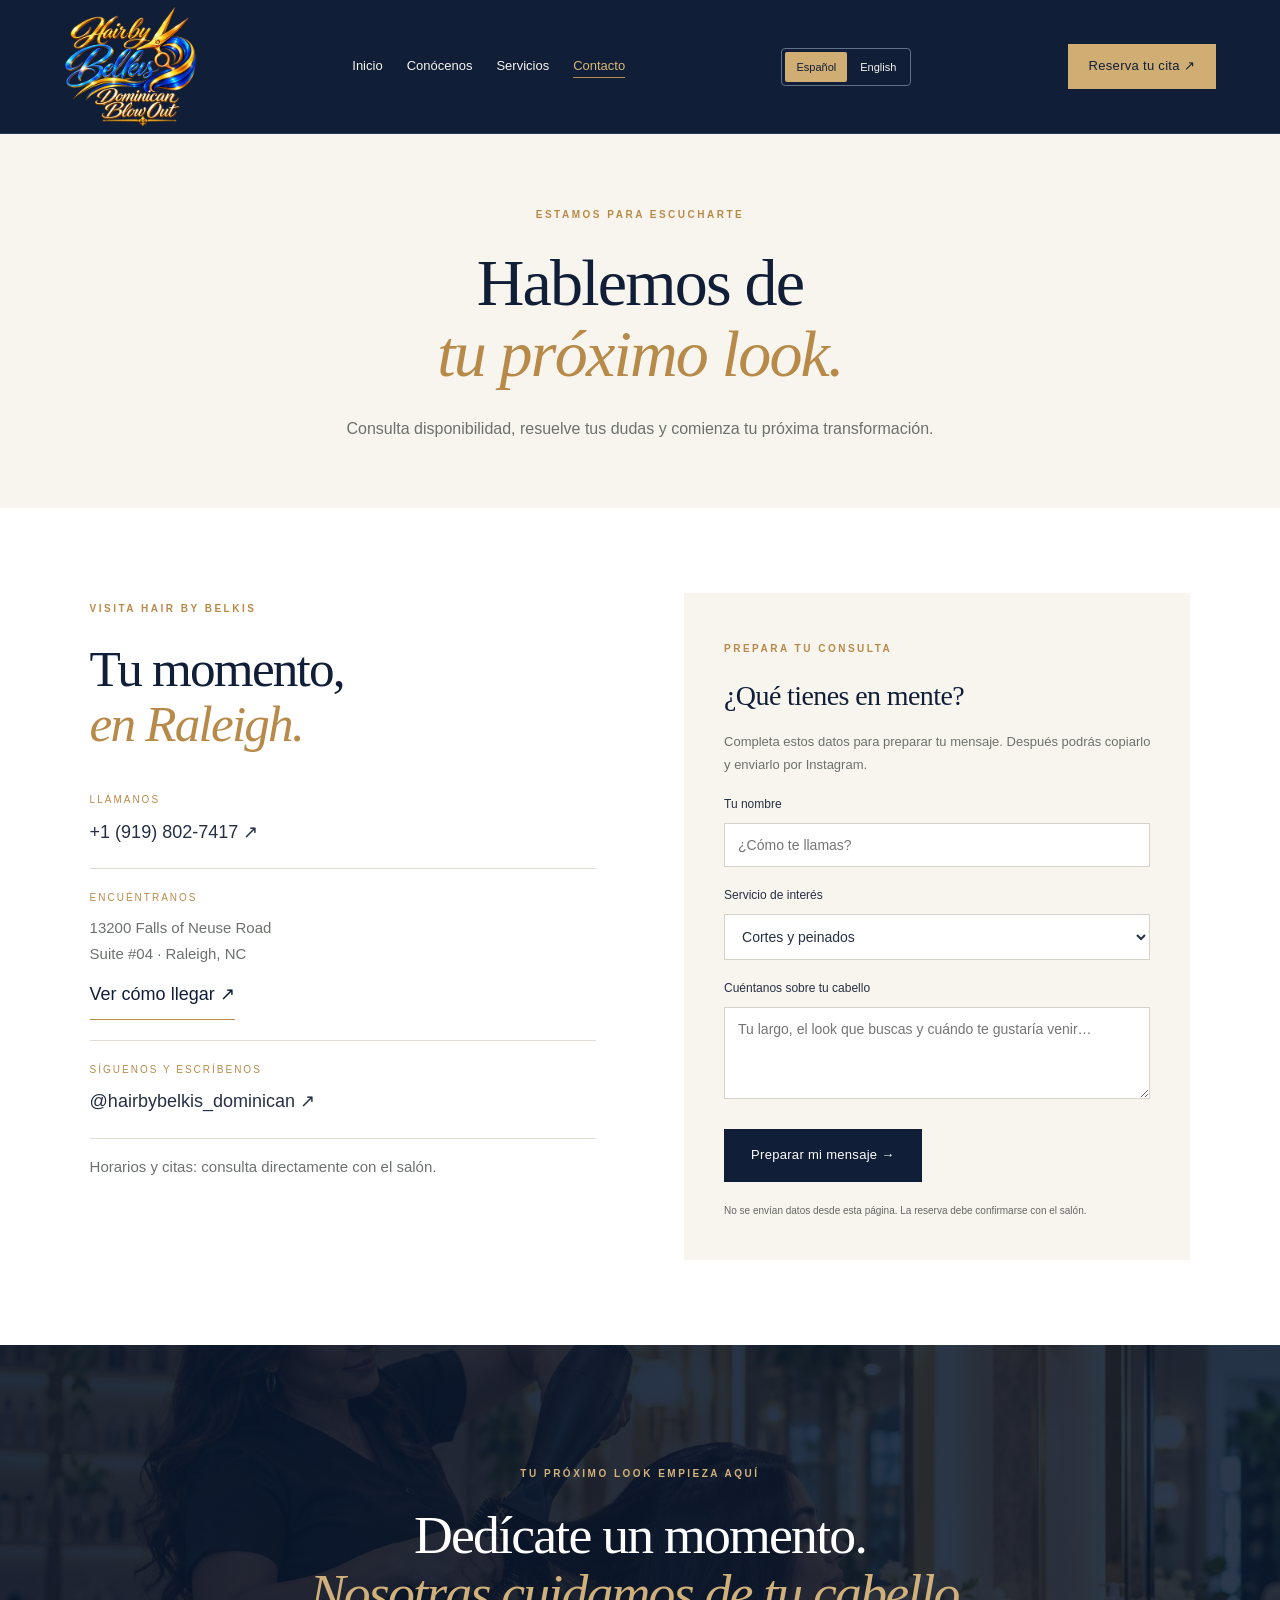
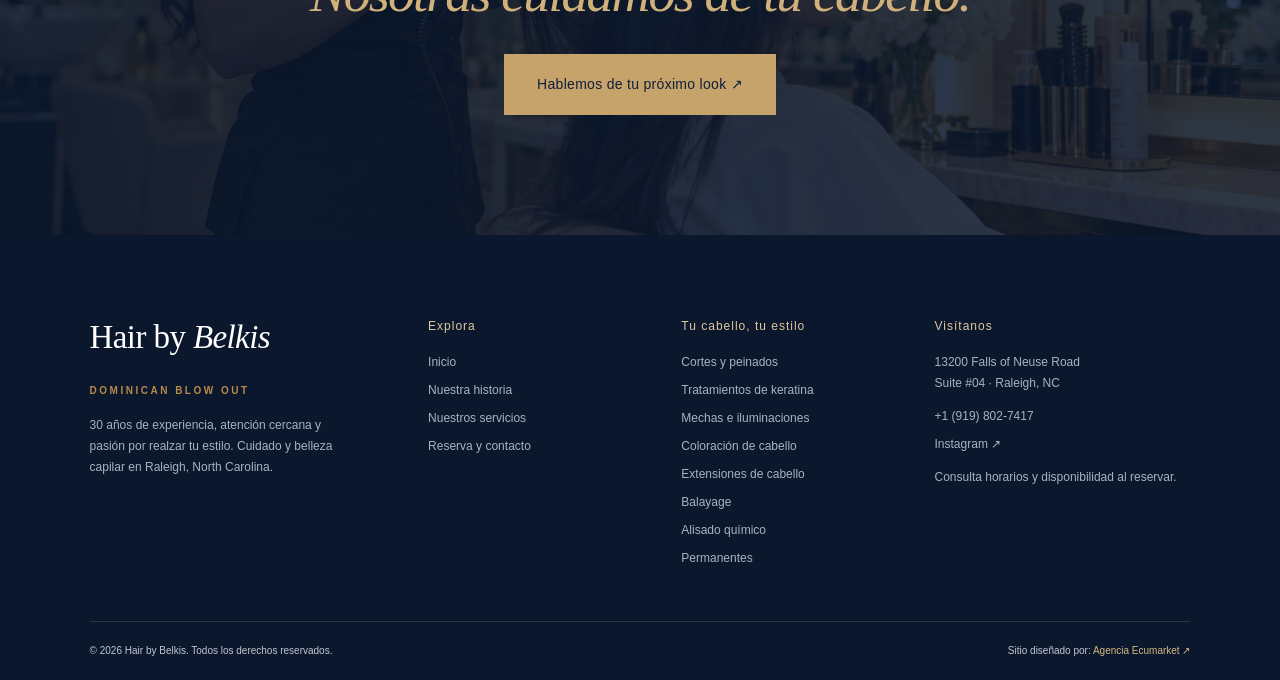
<file: contacto.html>
<!DOCTYPE html><html lang="es"><head><meta charset="UTF-8"><meta name="viewport" content="width=device-width,initial-scale=1"><title>Contacto y citas | Hair by Belkis</title><meta name="description" content="Hair by Belkis en Raleigh: Dominican Blow Out, cortes, color, balayage y cuidado capilar con 30 años de experiencia. Consulta tu cita."><link rel="icon" href="assets/202056.jpg"><link rel="stylesheet" href="styles.css"></head><body><header><a class="brand" href="index.html"><img src="assets/hair-by-belkis-logo-transparent.png" alt="Hair by Belkis"><span>Hair by <i>Belkis</i><small>DOMINICAN BLOW OUT</small></span></a><button class="menu" aria-label="Abrir menú" aria-expanded="false">☰</button><nav><a href="index.html">Inicio</a><a href="nosotros.html">Conócenos</a><a href="servicios.html">Servicios</a><a href="contacto.html">Contacto</a></nav><div class="languages" role="group" aria-label="Language / Idioma"><button type="button" data-lang="es" lang="es" aria-pressed="true">Español</button><button type="button" data-lang="en" lang="en" aria-pressed="false">English</button></div><a class="button small" href="contacto.html">Reserva tu cita ↗</a></header><main><section class="pageintro"><span class="eyebrow">ESTAMOS PARA ESCUCHARTE</span><h1>Hablemos de<br><i>tu próximo look.</i></h1><p>Consulta disponibilidad, resuelve tus dudas y comienza tu próxima transformación.</p></section><section class="split contact"><div><span class="eyebrow">VISITA HAIR BY BELKIS</span><h2>Tu momento,<br><i>en Raleigh.</i></h2><div class="contactrow"><small>LLÁMANOS</small><a href="tel:+19198027417">+1 (919) 802-7417 ↗</a></div><div class="contactrow"><small>ENCUÉNTRANOS</small><p>13200 Falls of Neuse Road<br>Suite #04 · Raleigh, NC</p><a class="textlink" href="https://www.google.com/maps/search/?api=1&query=13200+Falls+of+Neuse+Road+Suite+04+Raleigh+NC" target="_blank" rel="noopener">Ver cómo llegar ↗</a></div><div class="contactrow"><small>SÍGUENOS Y ESCRÍBENOS</small><a href="https://www.instagram.com/hairbybelkis_dominican/" target="_blank" rel="noopener">@hairbybelkis_dominican ↗</a></div><p>Horarios y citas: consulta directamente con el salón.</p></div><div class="reservation"><span class="eyebrow">PREPARA TU CONSULTA</span><h3>¿Qué tienes en mente?</h3><p>Completa estos datos para preparar tu mensaje. Después podrás copiarlo y enviarlo por Instagram.</p><form><label>Tu nombre<input name="nombre" placeholder="¿Cómo te llamas?" required></label><label>Servicio de interés<select name="servicio"><option value="corte">Cortes y peinados</option><option value="keratina">Tratamientos de keratina</option><option value="highlights">Mechas e iluminaciones</option><option value="color">Coloración de cabello</option><option value="extensiones">Extensiones de cabello</option><option value="balayage">Balayage</option><option value="relaxers">Alisado químico</option><option value="perms">Permanentes</option><option value="asesoria">Quiero asesoría</option></select></label><label>Cuéntanos sobre tu cabello<textarea name="detalle" rows="4" placeholder="Tu largo, el look que buscas y cuándo te gustaría venir…" required></textarea></label><button class="button" type="submit">Preparar mi mensaje →</button></form><div id="prepared" hidden><label>Tu mensaje<textarea id="message" rows="5" readonly></textarea></label><button class="textlink" id="copy">Copiar mensaje</button><a class="button" href="https://www.instagram.com/hairbybelkis_dominican/" target="_blank" rel="noopener">Abrir Instagram ↗</a><p id="copystatus" role="status"></p></div><small>No se envían datos desde esta página. La reserva debe confirmarse con el salón.</small></div></section></main><section class="cta"><span class="eyebrow">TU PRÓXIMO LOOK EMPIEZA AQUÍ</span><h2>Dedícate un momento.<br><i>Nosotras cuidamos de tu cabello.</i></h2><a class="button gold" href="contacto.html">Hablemos de tu próximo look ↗</a></section><footer><div class="footergrid"><div><h3>Hair by <i>Belkis</i></h3><span class="eyebrow">DOMINICAN BLOW OUT</span><p>30 años de experiencia, atención cercana y pasión por realzar tu estilo. Cuidado y belleza capilar en Raleigh, North Carolina.</p></div><div><h4>Explora</h4><a href="index.html">Inicio</a><a href="nosotros.html">Nuestra historia</a><a href="servicios.html">Nuestros servicios</a><a href="contacto.html">Reserva y contacto</a></div><div><h4>Tu cabello, tu estilo</h4><a href="servicios.html#corte">Cortes y peinados</a><a href="servicios.html#keratina">Tratamientos de keratina</a><a href="servicios.html#highlights">Mechas e iluminaciones</a><a href="servicios.html#color">Coloración de cabello</a><a href="servicios.html#extensiones">Extensiones de cabello</a><a href="servicios.html#balayage">Balayage</a><a href="servicios.html#relaxers">Alisado químico</a><a href="servicios.html#perms">Permanentes</a></div><div><h4>Visítanos</h4><p>13200 Falls of Neuse Road<br>Suite #04 · Raleigh, NC</p><a href="tel:+19198027417">+1 (919) 802-7417</a><a href="https://www.instagram.com/hairbybelkis_dominican/" target="_blank" rel="noopener">Instagram ↗</a><p>Consulta horarios y disponibilidad al reservar.</p></div></div><div class="bottom"><span>© 2026 Hair by Belkis. Todos los derechos reservados.</span><span>Sitio diseñado por: <a href="https://agenciaecumarket.com" target="_blank" rel="noopener">Agencia Ecumarket ↗</a></span></div></footer><script src="translations.js"></script><script src="app.js"></script></body></html>
</file>
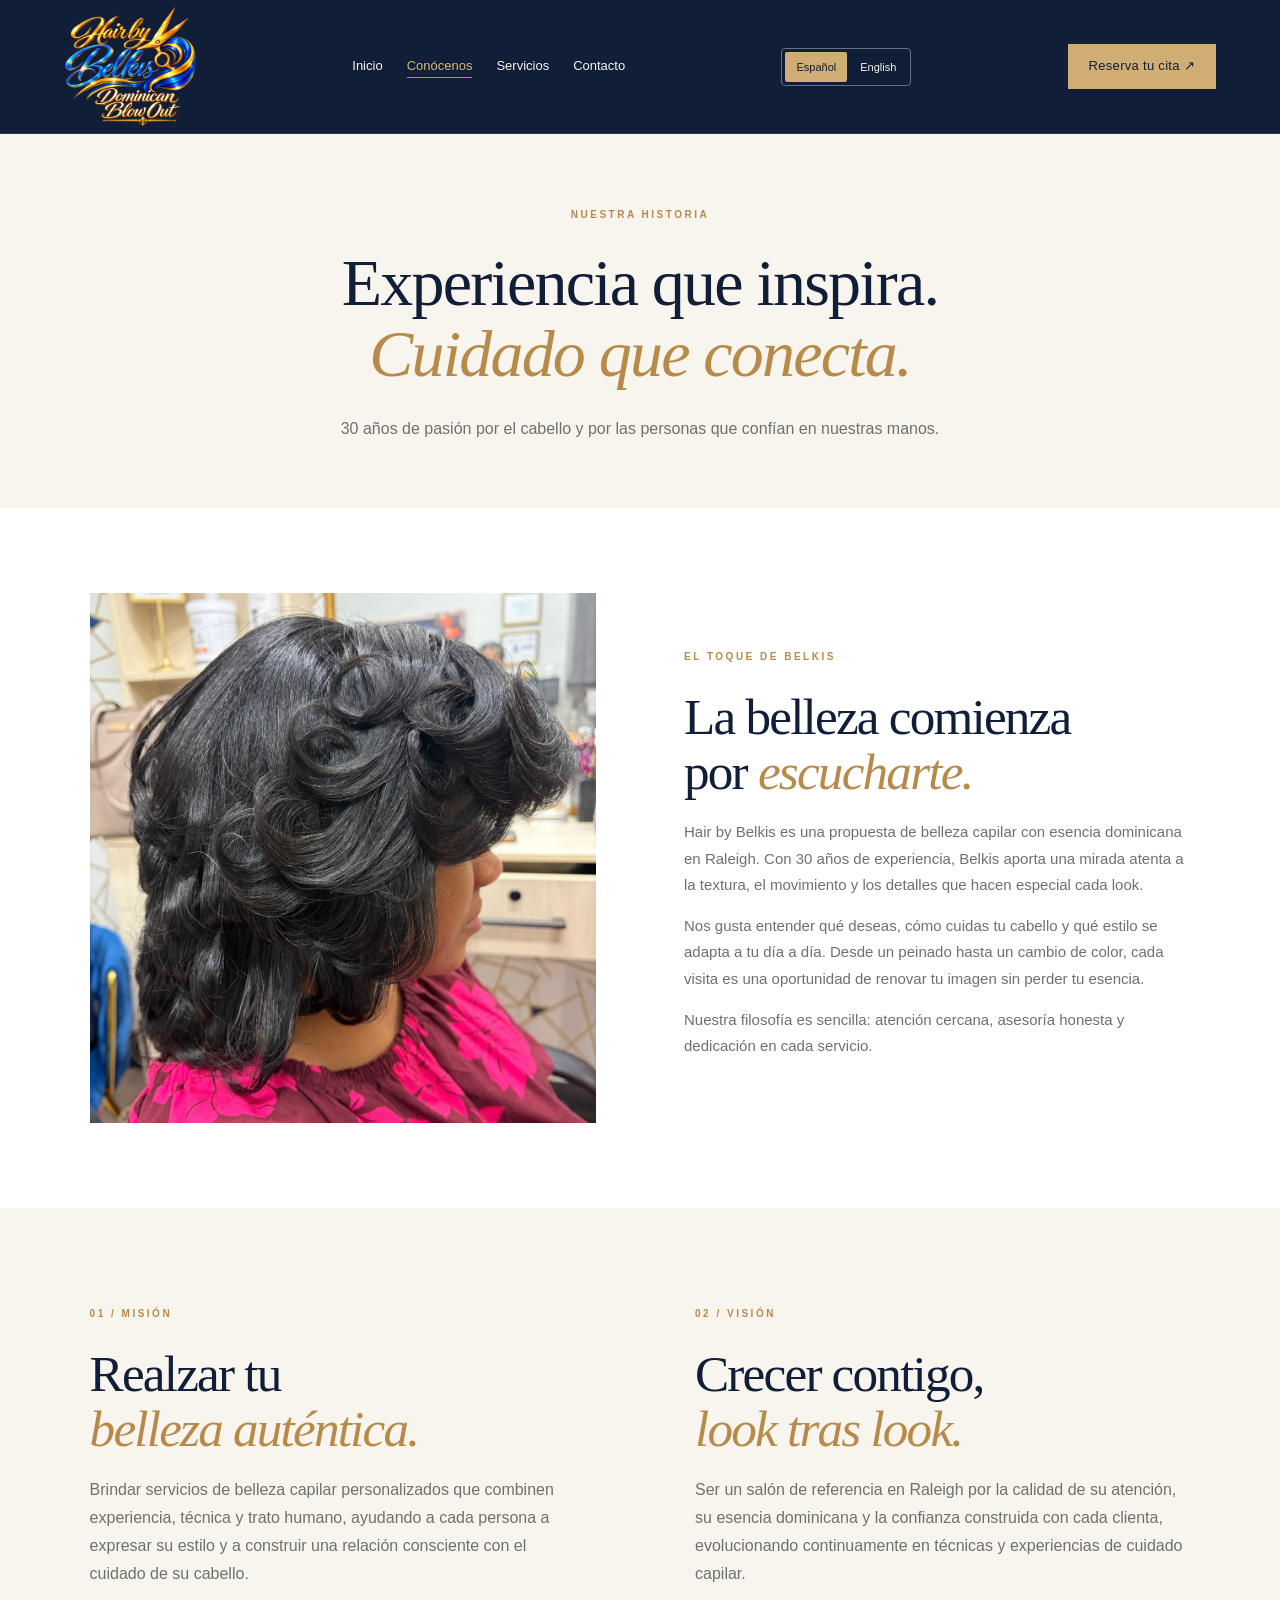
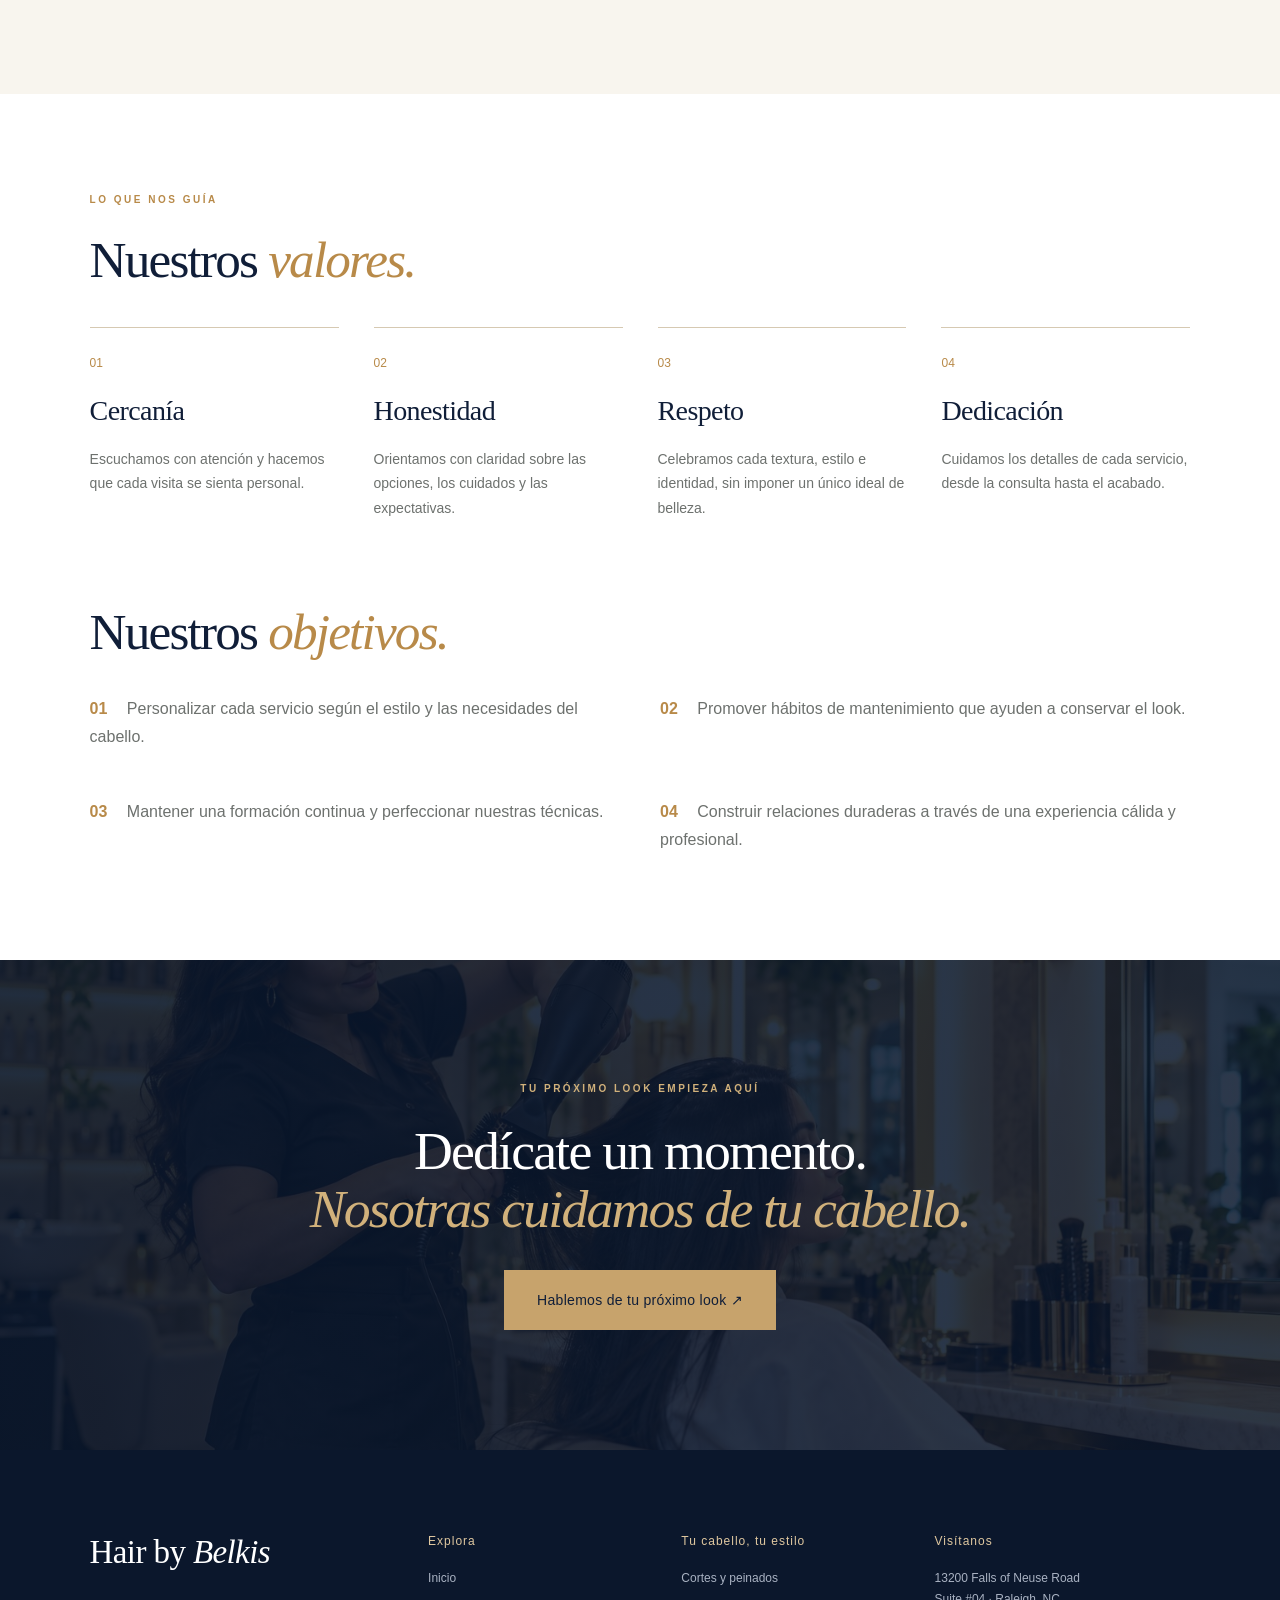
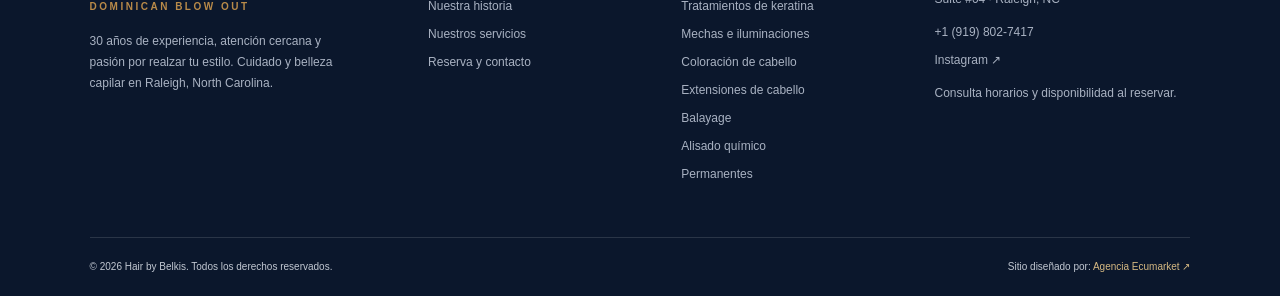
<file: nosotros.html>
<!DOCTYPE html><html lang="es"><head><meta charset="UTF-8"><meta name="viewport" content="width=device-width,initial-scale=1"><title>Conócenos | Hair by Belkis</title><meta name="description" content="Hair by Belkis en Raleigh: Dominican Blow Out, cortes, color, balayage y cuidado capilar con 30 años de experiencia. Consulta tu cita."><link rel="icon" href="assets/202056.jpg"><link rel="stylesheet" href="styles.css"></head><body><header><a class="brand" href="index.html"><img src="assets/hair-by-belkis-logo-transparent.png" alt="Hair by Belkis"><span>Hair by <i>Belkis</i><small>DOMINICAN BLOW OUT</small></span></a><button class="menu" aria-label="Abrir menú" aria-expanded="false">☰</button><nav><a href="index.html">Inicio</a><a href="nosotros.html">Conócenos</a><a href="servicios.html">Servicios</a><a href="contacto.html">Contacto</a></nav><div class="languages" role="group" aria-label="Language / Idioma"><button type="button" data-lang="es" lang="es" aria-pressed="true">Español</button><button type="button" data-lang="en" lang="en" aria-pressed="false">English</button></div><a class="button small" href="contacto.html">Reserva tu cita ↗</a></header><main><section class="pageintro"><span class="eyebrow">NUESTRA HISTORIA</span><h1>Experiencia que inspira.<br><i>Cuidado que conecta.</i></h1><p>30 años de pasión por el cabello y por las personas que confían en nuestras manos.</p></section><section class="split"><img class="portrait" src="assets/202129.jpg" alt="Detalle de un peinado de Hair by Belkis"><div><span class="eyebrow">EL TOQUE DE BELKIS</span><h2>La belleza comienza<br>por <i>escucharte.</i></h2><p>Hair by Belkis es una propuesta de belleza capilar con esencia dominicana en Raleigh. Con 30 años de experiencia, Belkis aporta una mirada atenta a la textura, el movimiento y los detalles que hacen especial cada look.</p><p>Nos gusta entender qué deseas, cómo cuidas tu cabello y qué estilo se adapta a tu día a día. Desde un peinado hasta un cambio de color, cada visita es una oportunidad de renovar tu imagen sin perder tu esencia.</p><p>Nuestra filosofía es sencilla: atención cercana, asesoría honesta y dedicación en cada servicio.</p></div></section><section class="section pale"><div class="twocol"><article><span class="eyebrow">01 / MISIÓN</span><h2>Realzar tu<br><i>belleza auténtica.</i></h2><p>Brindar servicios de belleza capilar personalizados que combinen experiencia, técnica y trato humano, ayudando a cada persona a expresar su estilo y a construir una relación consciente con el cuidado de su cabello.</p></article><article><span class="eyebrow">02 / VISIÓN</span><h2>Crecer contigo,<br><i>look tras look.</i></h2><p>Ser un salón de referencia en Raleigh por la calidad de su atención, su esencia dominicana y la confianza construida con cada clienta, evolucionando continuamente en técnicas y experiencias de cuidado capilar.</p></article></div></section><section class="section"><span class="eyebrow">LO QUE NOS GUÍA</span><h2>Nuestros <i>valores.</i></h2><div class="values"><article><span>01</span><h3>Cercanía</h3><p>Escuchamos con atención y hacemos que cada visita se sienta personal.</p></article><article><span>02</span><h3>Honestidad</h3><p>Orientamos con claridad sobre las opciones, los cuidados y las expectativas.</p></article><article><span>03</span><h3>Respeto</h3><p>Celebramos cada textura, estilo e identidad, sin imponer un único ideal de belleza.</p></article><article><span>04</span><h3>Dedicación</h3><p>Cuidamos los detalles de cada servicio, desde la consulta hasta el acabado.</p></article></div><h2 class="mt">Nuestros <i>objetivos.</i></h2><div class="steps"><p><b>01</b> Personalizar cada servicio según el estilo y las necesidades del cabello.</p><p><b>02</b> Promover hábitos de mantenimiento que ayuden a conservar el look.</p><p><b>03</b> Mantener una formación continua y perfeccionar nuestras técnicas.</p><p><b>04</b> Construir relaciones duraderas a través de una experiencia cálida y profesional.</p></div></section></main><section class="cta"><span class="eyebrow">TU PRÓXIMO LOOK EMPIEZA AQUÍ</span><h2>Dedícate un momento.<br><i>Nosotras cuidamos de tu cabello.</i></h2><a class="button gold" href="contacto.html">Hablemos de tu próximo look ↗</a></section><footer><div class="footergrid"><div><h3>Hair by <i>Belkis</i></h3><span class="eyebrow">DOMINICAN BLOW OUT</span><p>30 años de experiencia, atención cercana y pasión por realzar tu estilo. Cuidado y belleza capilar en Raleigh, North Carolina.</p></div><div><h4>Explora</h4><a href="index.html">Inicio</a><a href="nosotros.html">Nuestra historia</a><a href="servicios.html">Nuestros servicios</a><a href="contacto.html">Reserva y contacto</a></div><div><h4>Tu cabello, tu estilo</h4><a href="servicios.html#corte">Cortes y peinados</a><a href="servicios.html#keratina">Tratamientos de keratina</a><a href="servicios.html#highlights">Mechas e iluminaciones</a><a href="servicios.html#color">Coloración de cabello</a><a href="servicios.html#extensiones">Extensiones de cabello</a><a href="servicios.html#balayage">Balayage</a><a href="servicios.html#relaxers">Alisado químico</a><a href="servicios.html#perms">Permanentes</a></div><div><h4>Visítanos</h4><p>13200 Falls of Neuse Road<br>Suite #04 · Raleigh, NC</p><a href="tel:+19198027417">+1 (919) 802-7417</a><a href="https://www.instagram.com/hairbybelkis_dominican/" target="_blank" rel="noopener">Instagram ↗</a><p>Consulta horarios y disponibilidad al reservar.</p></div></div><div class="bottom"><span>© 2026 Hair by Belkis. Todos los derechos reservados.</span><span>Sitio diseñado por: <a href="https://agenciaecumarket.com" target="_blank" rel="noopener">Agencia Ecumarket ↗</a></span></div></footer><script src="translations.js"></script><script src="app.js"></script></body></html>
</file>
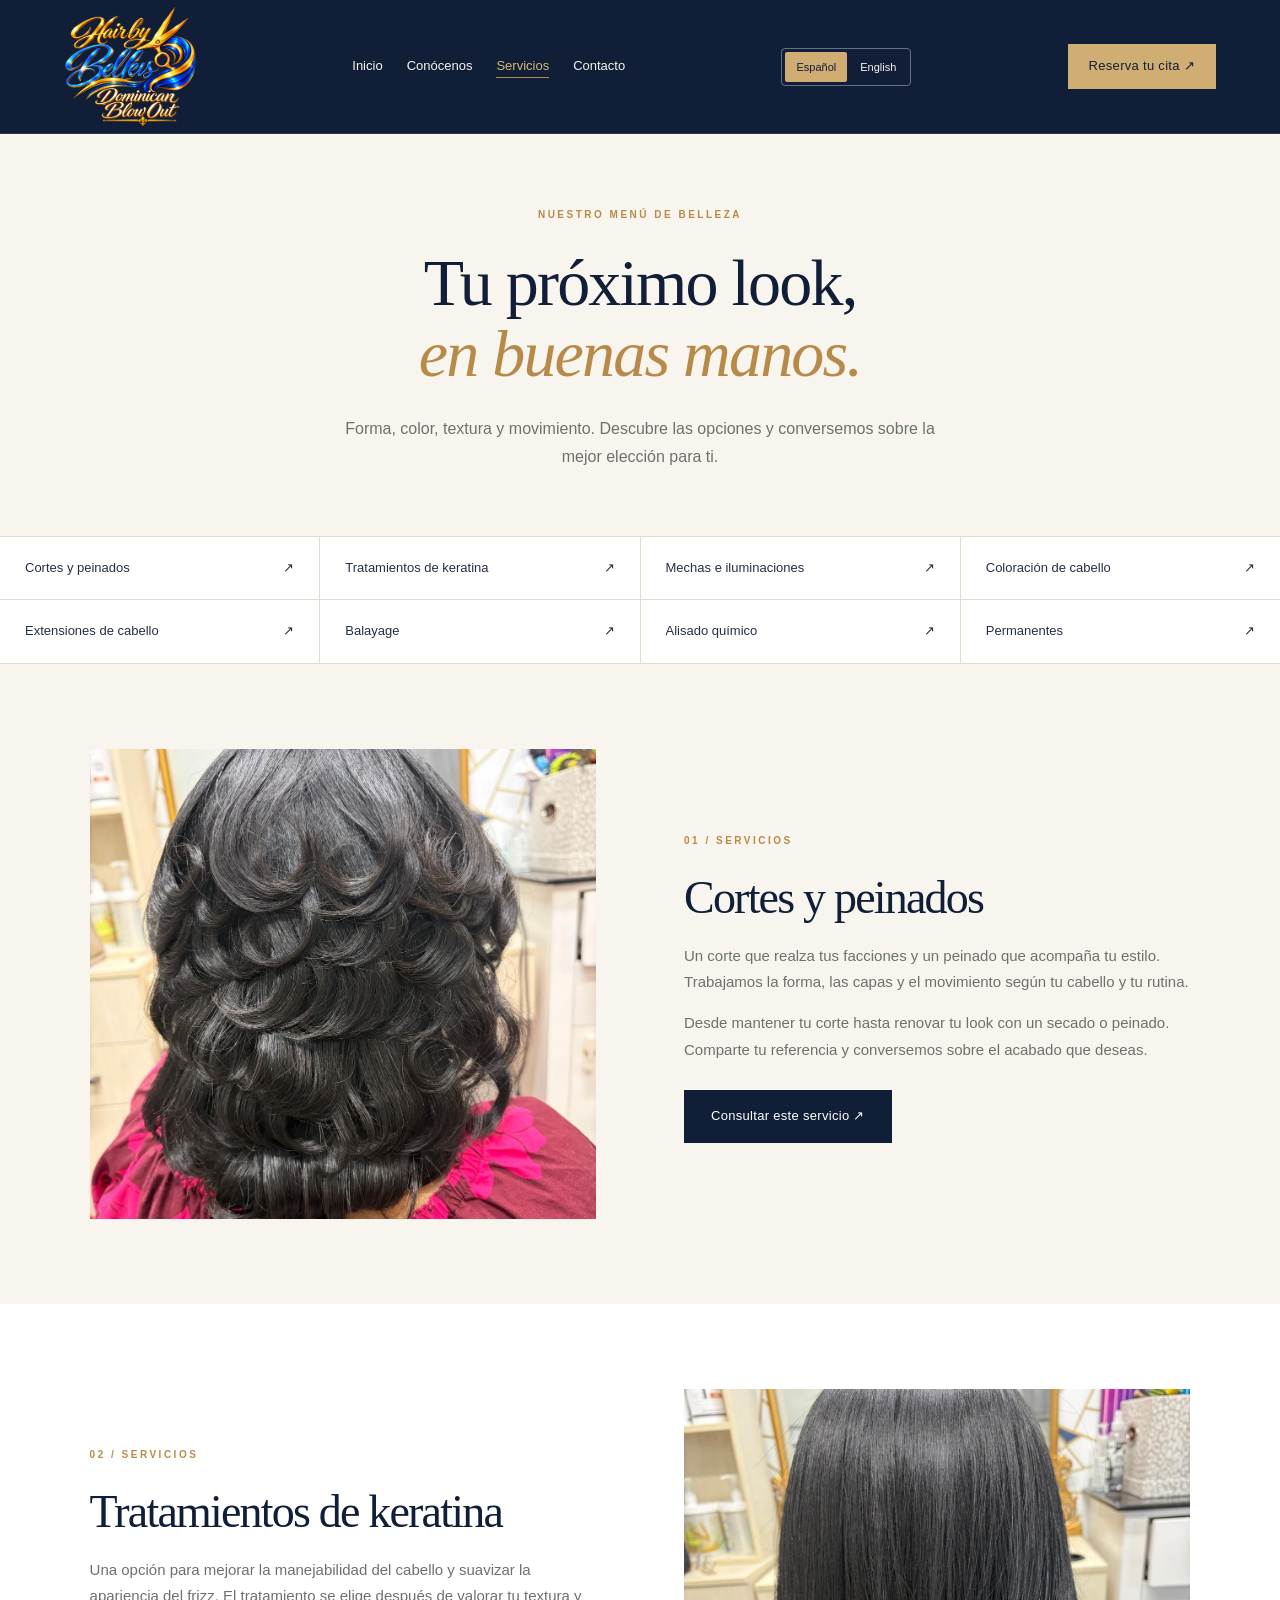
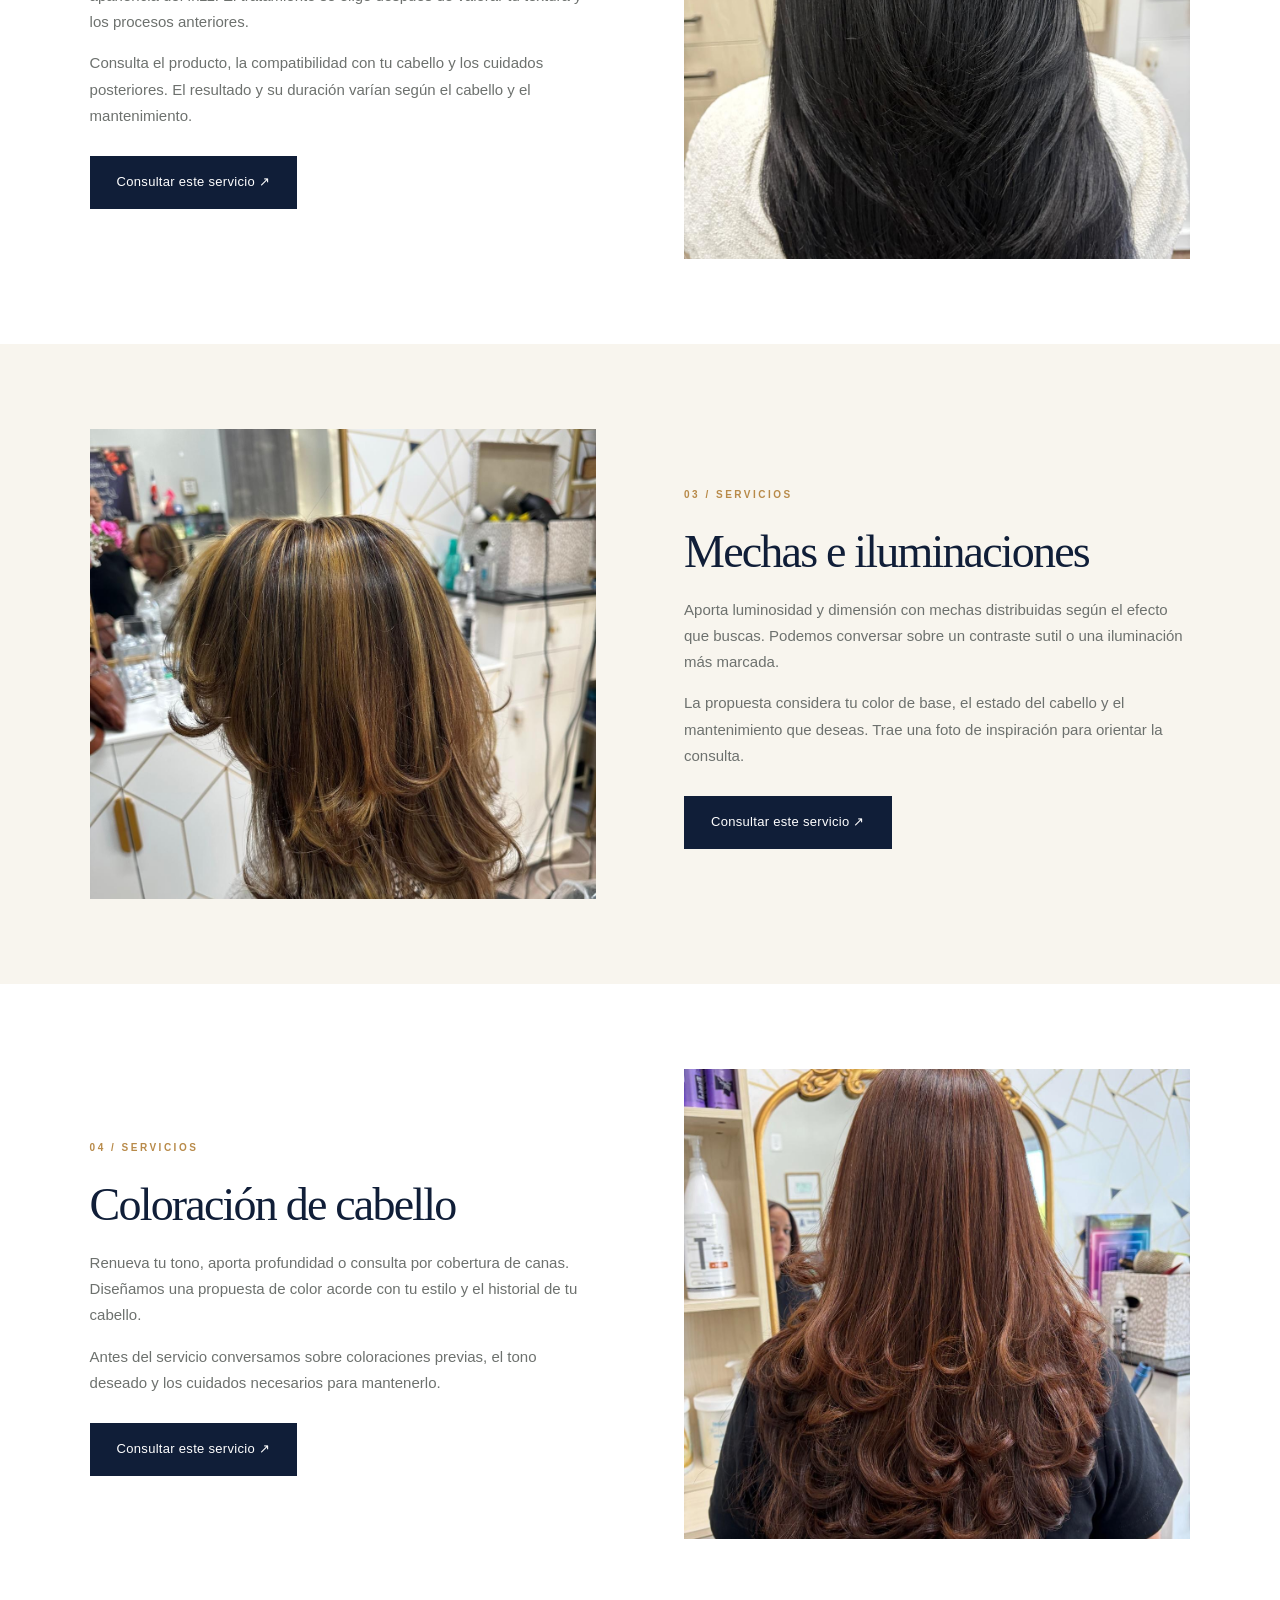
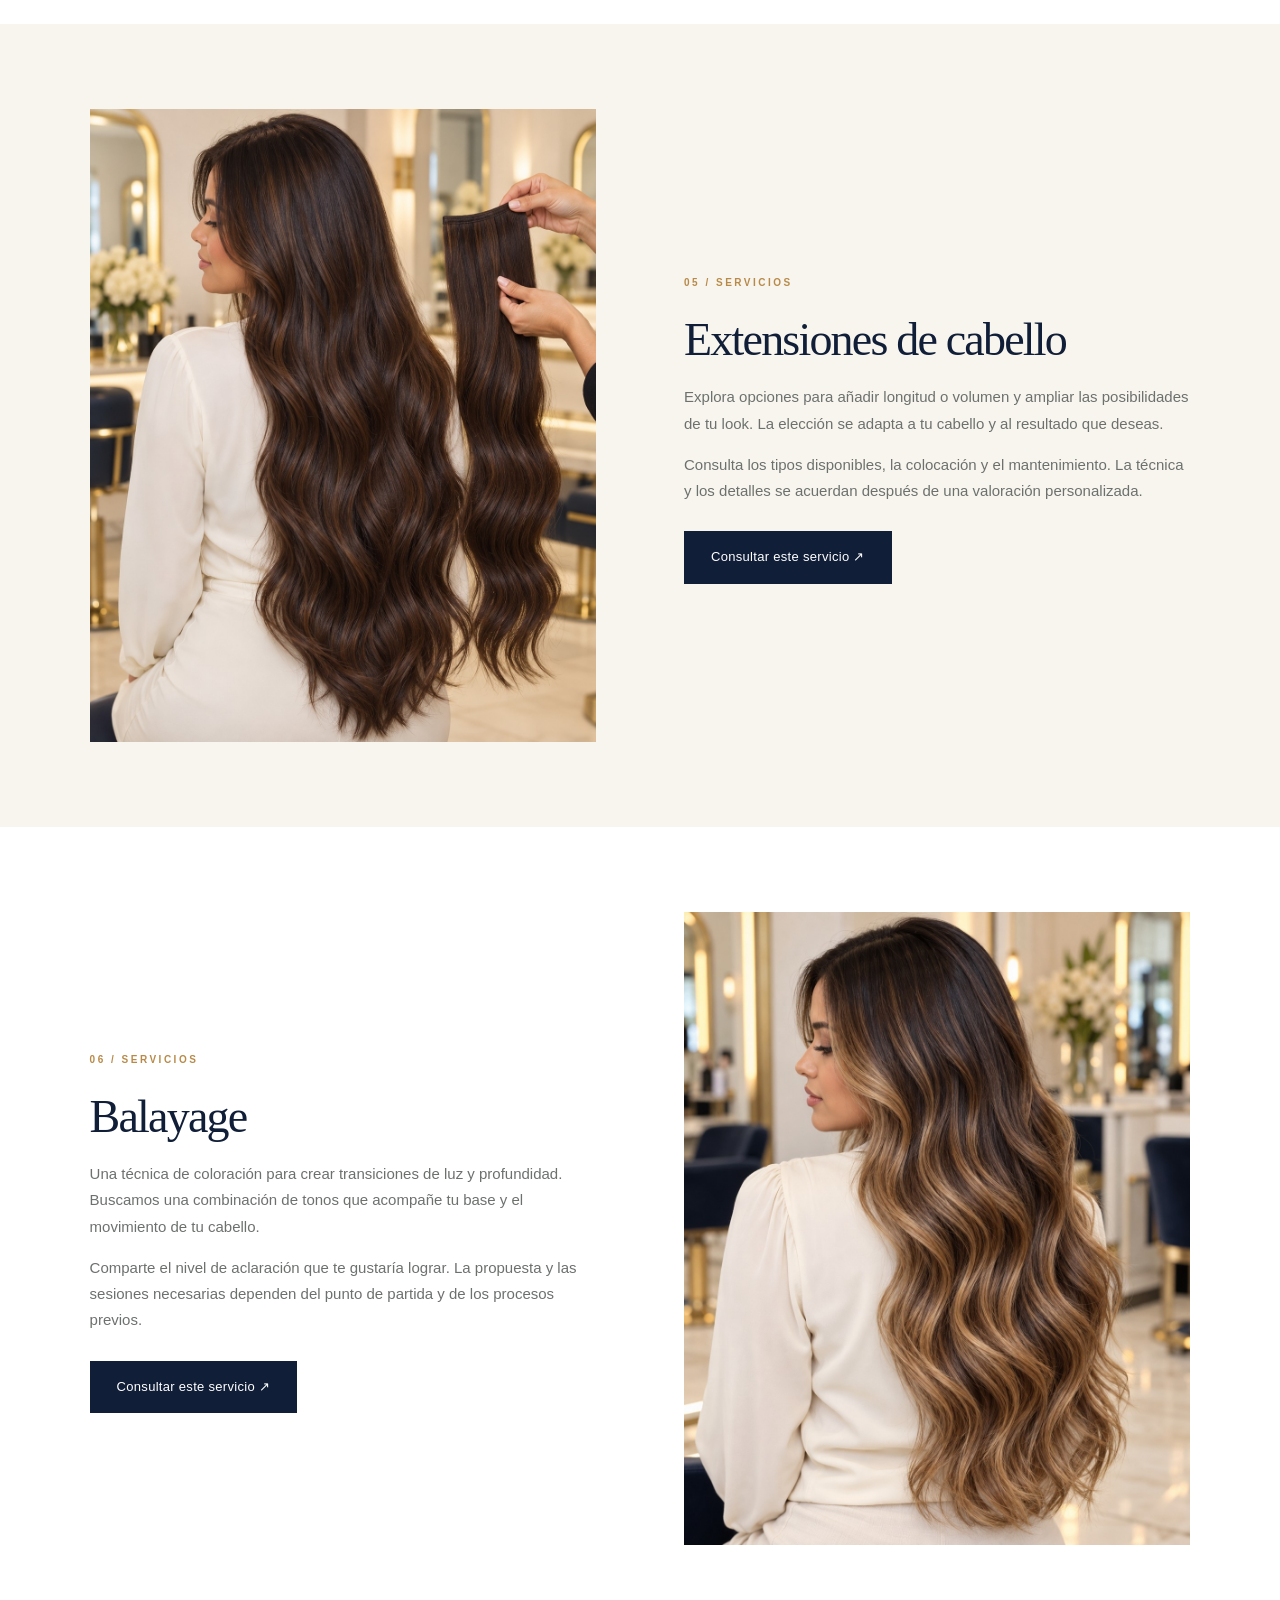
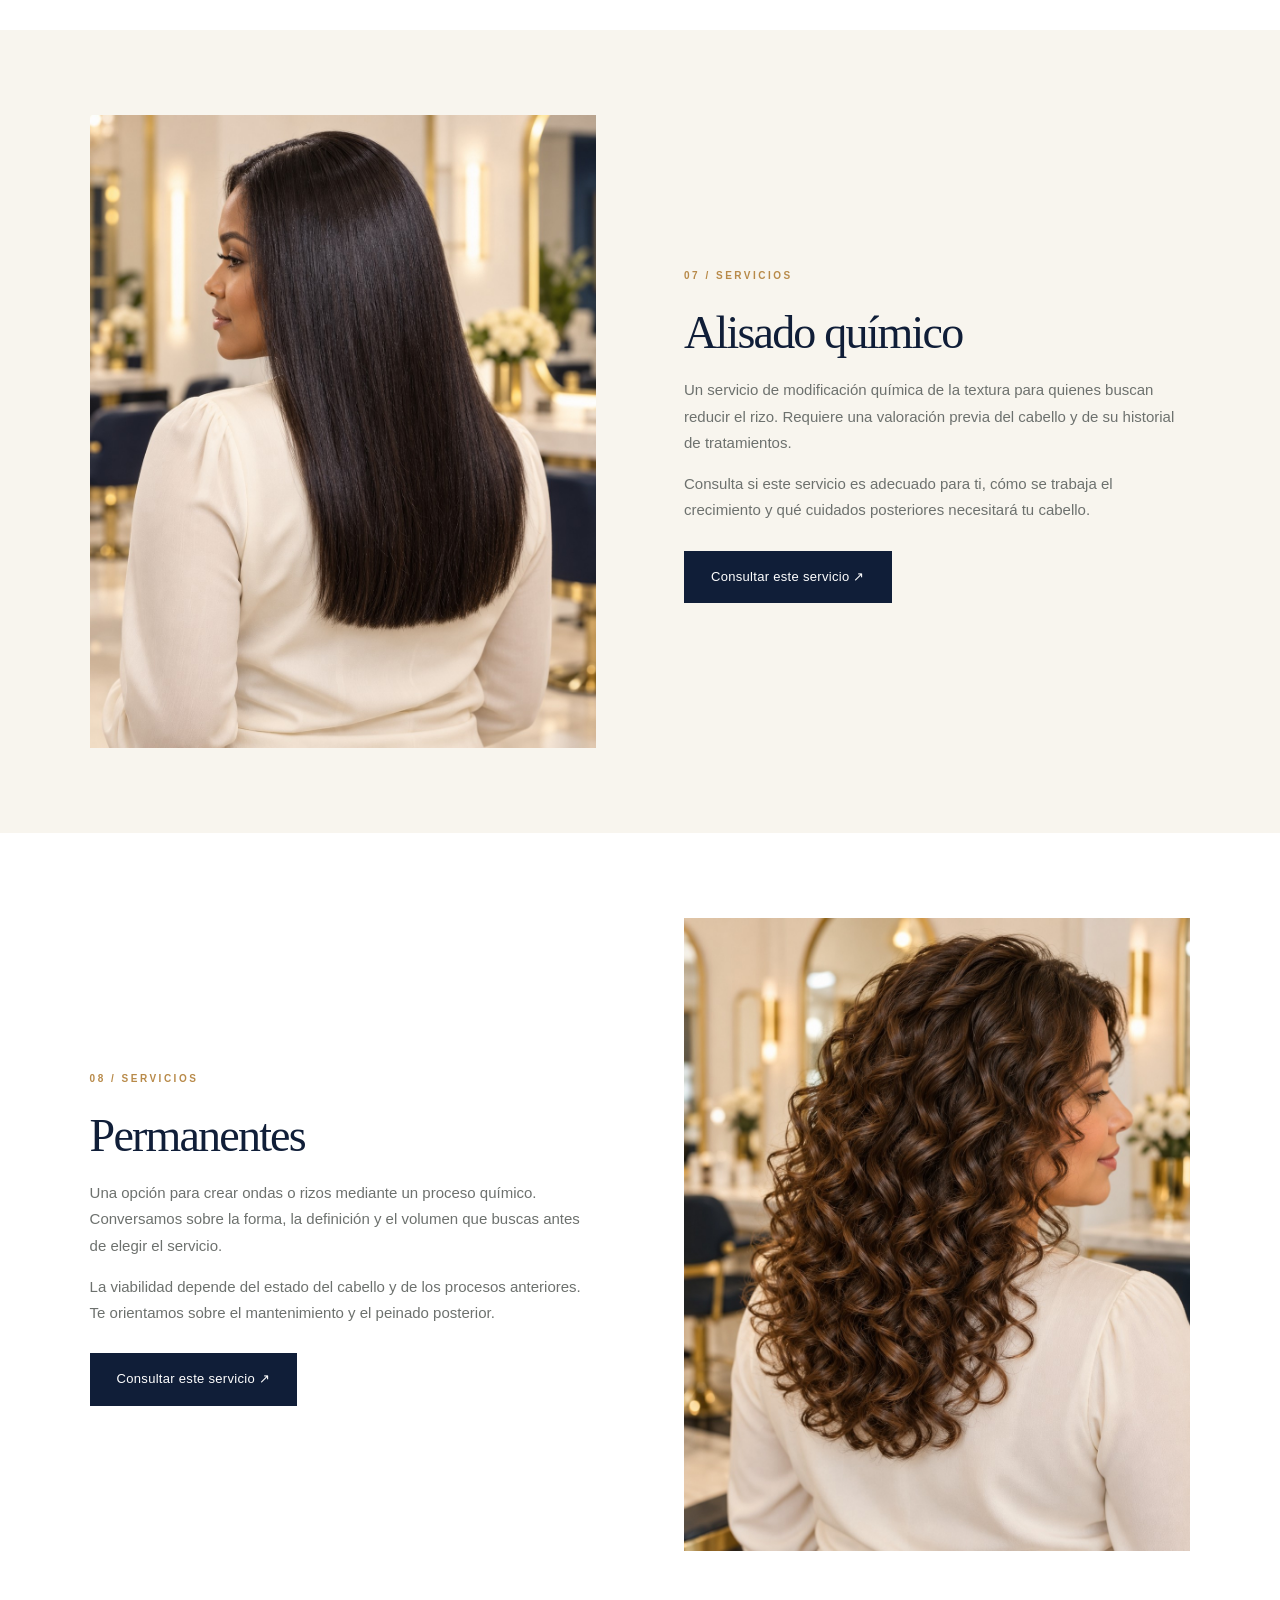
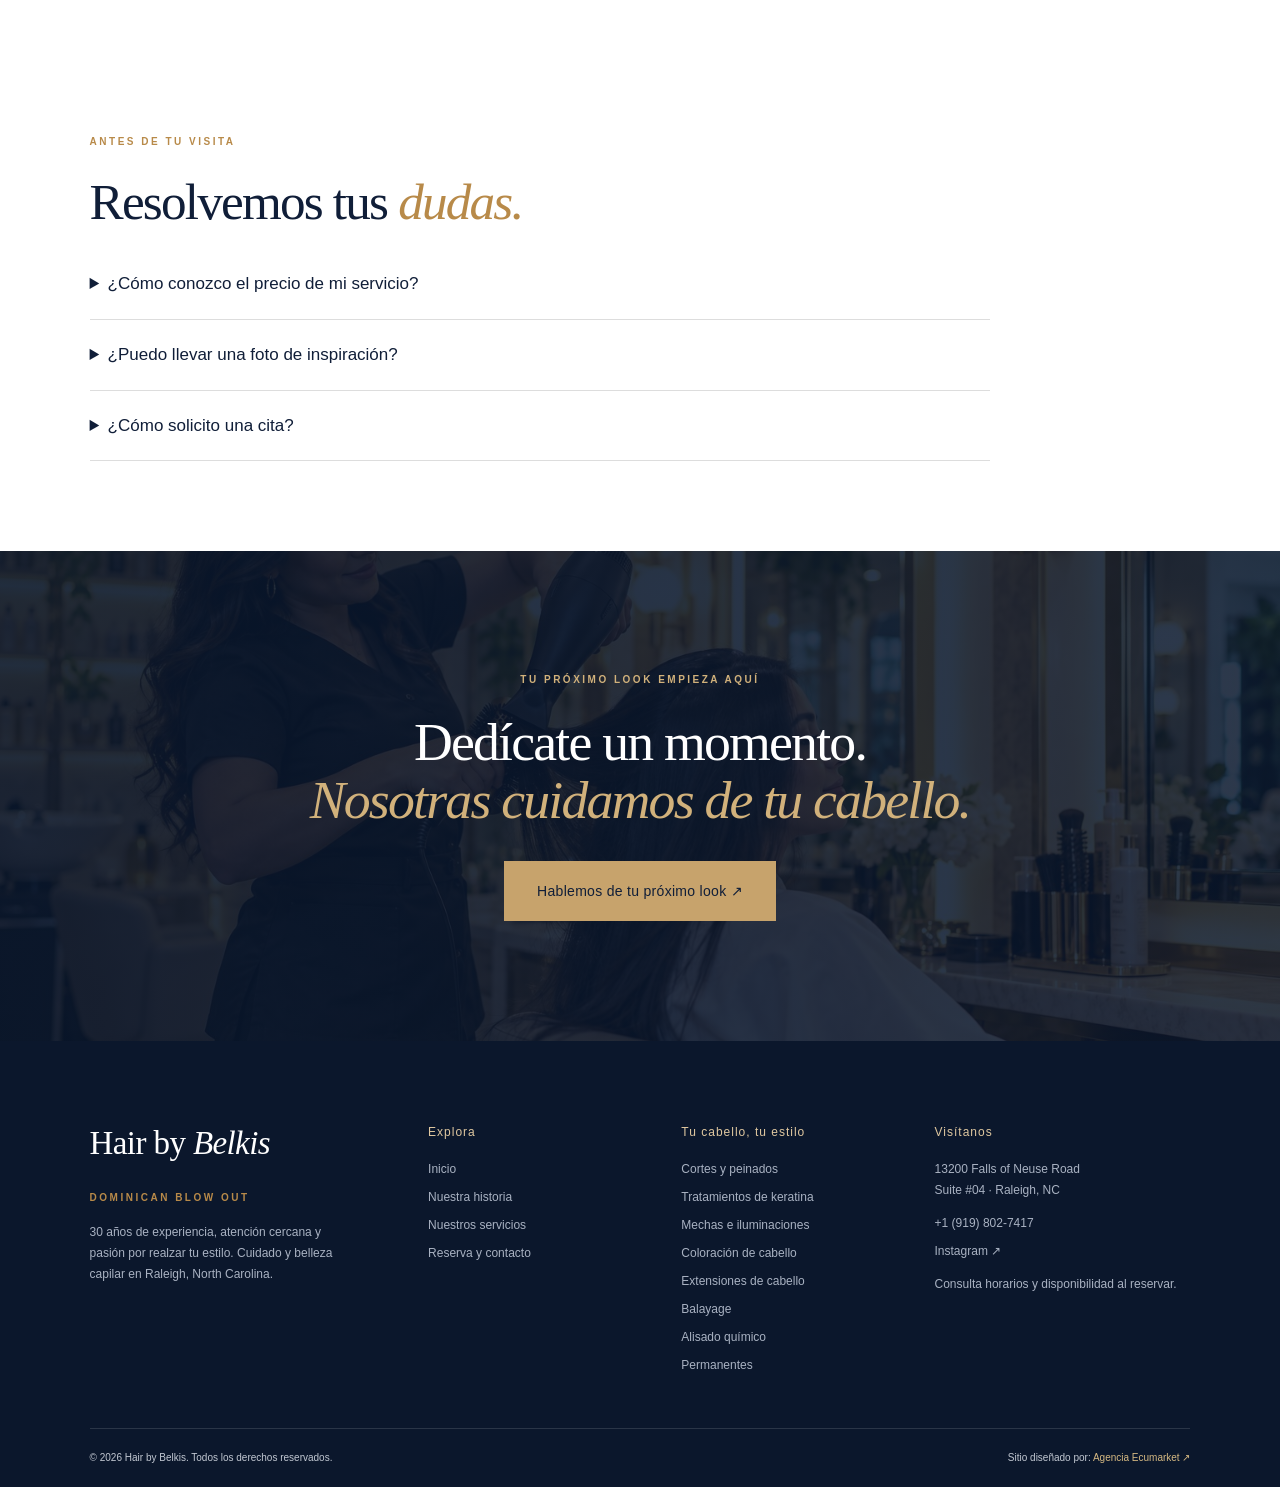
<file: servicios.html>
<!DOCTYPE html><html lang="es"><head><meta charset="UTF-8"><meta name="viewport" content="width=device-width,initial-scale=1"><title>Servicios | Hair by Belkis</title><meta name="description" content="Hair by Belkis en Raleigh: Dominican Blow Out, cortes, color, balayage y cuidado capilar con 30 años de experiencia. Consulta tu cita."><link rel="icon" href="assets/202056.jpg"><link rel="stylesheet" href="styles.css"></head><body><header><a class="brand" href="index.html"><img src="assets/hair-by-belkis-logo-transparent.png" alt="Hair by Belkis"><span>Hair by <i>Belkis</i><small>DOMINICAN BLOW OUT</small></span></a><button class="menu" aria-label="Abrir menú" aria-expanded="false">☰</button><nav><a href="index.html">Inicio</a><a href="nosotros.html">Conócenos</a><a href="servicios.html">Servicios</a><a href="contacto.html">Contacto</a></nav><div class="languages" role="group" aria-label="Language / Idioma"><button type="button" data-lang="es" lang="es" aria-pressed="true">Español</button><button type="button" data-lang="en" lang="en" aria-pressed="false">English</button></div><a class="button small" href="contacto.html">Reserva tu cita ↗</a></header><main><section class="pageintro"><span class="eyebrow">NUESTRO MENÚ DE BELLEZA</span><h1>Tu próximo look,<br><i>en buenas manos.</i></h1><p>Forma, color, textura y movimiento. Descubre las opciones y conversemos sobre la mejor elección para ti.</p></section><div class="service-directory"><a href="#corte">Cortes y peinados <span>↗</span></a><a href="#keratina">Tratamientos de keratina <span>↗</span></a><a href="#highlights">Mechas e iluminaciones <span>↗</span></a><a href="#color">Coloración de cabello <span>↗</span></a><a href="#extensiones">Extensiones de cabello <span>↗</span></a><a href="#balayage">Balayage <span>↗</span></a><a href="#relaxers">Alisado químico <span>↗</span></a><a href="#perms">Permanentes <span>↗</span></a></div><section id="corte" class="split service pale"><img class="portrait" src="assets/202124.jpg" alt="Trabajo de Hair by Belkis" loading="lazy"><div><span class="eyebrow">01 / SERVICIOS</span><h2>Cortes y peinados</h2><p>Un corte que realza tus facciones y un peinado que acompaña tu estilo. Trabajamos la forma, las capas y el movimiento según tu cabello y tu rutina.</p><p>Desde mantener tu corte hasta renovar tu look con un secado o peinado. Comparte tu referencia y conversemos sobre el acabado que deseas.</p><a class="button" href="contacto.html?servicio=corte">Consultar este servicio ↗</a></div></section><section id="keratina" class="split service "><img class="portrait" src="assets/202133.jpg" alt="Trabajo de Hair by Belkis" loading="lazy"><div><span class="eyebrow">02 / SERVICIOS</span><h2>Tratamientos de keratina</h2><p>Una opción para mejorar la manejabilidad del cabello y suavizar la apariencia del frizz. El tratamiento se elige después de valorar tu textura y los procesos anteriores.</p><p>Consulta el producto, la compatibilidad con tu cabello y los cuidados posteriores. El resultado y su duración varían según el cabello y el mantenimiento.</p><a class="button" href="contacto.html?servicio=keratina">Consultar este servicio ↗</a></div></section><section id="highlights" class="split service pale"><img class="portrait" src="assets/202157.jpg" alt="Trabajo de Hair by Belkis" loading="lazy"><div><span class="eyebrow">03 / SERVICIOS</span><h2>Mechas e iluminaciones</h2><p>Aporta luminosidad y dimensión con mechas distribuidas según el efecto que buscas. Podemos conversar sobre un contraste sutil o una iluminación más marcada.</p><p>La propuesta considera tu color de base, el estado del cabello y el mantenimiento que deseas. Trae una foto de inspiración para orientar la consulta.</p><a class="button" href="contacto.html?servicio=highlights">Consultar este servicio ↗</a></div></section><section id="color" class="split service "><img class="portrait" src="assets/202143.jpg" alt="Trabajo de Hair by Belkis" loading="lazy"><div><span class="eyebrow">04 / SERVICIOS</span><h2>Coloración de cabello</h2><p>Renueva tu tono, aporta profundidad o consulta por cobertura de canas. Diseñamos una propuesta de color acorde con tu estilo y el historial de tu cabello.</p><p>Antes del servicio conversamos sobre coloraciones previas, el tono deseado y los cuidados necesarios para mantenerlo.</p><a class="button" href="contacto.html?servicio=color">Consultar este servicio ↗</a></div></section><section id="extensiones" class="split service pale"><img class="portrait generated-service" src="assets/extensions.jpg" alt="Extensiones de cabello: imagen ilustrativa" loading="lazy"><div><span class="eyebrow">05 / SERVICIOS</span><h2>Extensiones de cabello</h2><p>Explora opciones para añadir longitud o volumen y ampliar las posibilidades de tu look. La elección se adapta a tu cabello y al resultado que deseas.</p><p>Consulta los tipos disponibles, la colocación y el mantenimiento. La técnica y los detalles se acuerdan después de una valoración personalizada.</p><a class="button" href="contacto.html?servicio=extensiones">Consultar este servicio ↗</a></div></section><section id="balayage" class="split service "><img class="portrait generated-service" src="assets/balayage.jpg" alt="Balayage caramelo: imagen ilustrativa" loading="lazy"><div><span class="eyebrow">06 / SERVICIOS</span><h2>Balayage</h2><p>Una técnica de coloración para crear transiciones de luz y profundidad. Buscamos una combinación de tonos que acompañe tu base y el movimiento de tu cabello.</p><p>Comparte el nivel de aclaración que te gustaría lograr. La propuesta y las sesiones necesarias dependen del punto de partida y de los procesos previos.</p><a class="button" href="contacto.html?servicio=balayage">Consultar este servicio ↗</a></div></section><section id="relaxers" class="split service pale"><img class="portrait generated-service" src="assets/relaxers.jpg" alt="Alisado químico: imagen ilustrativa" loading="lazy"><div><span class="eyebrow">07 / SERVICIOS</span><h2>Alisado químico</h2><p>Un servicio de modificación química de la textura para quienes buscan reducir el rizo. Requiere una valoración previa del cabello y de su historial de tratamientos.</p><p>Consulta si este servicio es adecuado para ti, cómo se trabaja el crecimiento y qué cuidados posteriores necesitará tu cabello.</p><a class="button" href="contacto.html?servicio=relaxers">Consultar este servicio ↗</a></div></section><section id="perms" class="split service "><img class="portrait generated-service" src="assets/perms.jpg" alt="Permanentes con rizos definidos: imagen ilustrativa" loading="lazy"><div><span class="eyebrow">08 / SERVICIOS</span><h2>Permanentes</h2><p>Una opción para crear ondas o rizos mediante un proceso químico. Conversamos sobre la forma, la definición y el volumen que buscas antes de elegir el servicio.</p><p>La viabilidad depende del estado del cabello y de los procesos anteriores. Te orientamos sobre el mantenimiento y el peinado posterior.</p><a class="button" href="contacto.html?servicio=perms">Consultar este servicio ↗</a></div></section><section class="section"><span class="eyebrow">ANTES DE TU VISITA</span><h2>Resolvemos tus <i>dudas.</i></h2><details><summary>¿Cómo conozco el precio de mi servicio?</summary><p>Comunícate con Belkis y comparte el servicio que deseas, el largo de tu cabello y cualquier proceso previo. El precio y la duración se confirman antes de reservar.</p></details><details><summary>¿Puedo llevar una foto de inspiración?</summary><p>Sí. Una referencia ayuda a conversar sobre tonos, forma y acabado. La propuesta se adapta a tu base actual y a las características de tu cabello.</p></details><details><summary>¿Cómo solicito una cita?</summary><p>Llama al +1 (919) 802-7417 o escribe por Instagram. La cita queda confirmada cuando el salón acuerde contigo la fecha y la hora.</p></details></section></main><section class="cta"><span class="eyebrow">TU PRÓXIMO LOOK EMPIEZA AQUÍ</span><h2>Dedícate un momento.<br><i>Nosotras cuidamos de tu cabello.</i></h2><a class="button gold" href="contacto.html">Hablemos de tu próximo look ↗</a></section><footer><div class="footergrid"><div><h3>Hair by <i>Belkis</i></h3><span class="eyebrow">DOMINICAN BLOW OUT</span><p>30 años de experiencia, atención cercana y pasión por realzar tu estilo. Cuidado y belleza capilar en Raleigh, North Carolina.</p></div><div><h4>Explora</h4><a href="index.html">Inicio</a><a href="nosotros.html">Nuestra historia</a><a href="servicios.html">Nuestros servicios</a><a href="contacto.html">Reserva y contacto</a></div><div><h4>Tu cabello, tu estilo</h4><a href="servicios.html#corte">Cortes y peinados</a><a href="servicios.html#keratina">Tratamientos de keratina</a><a href="servicios.html#highlights">Mechas e iluminaciones</a><a href="servicios.html#color">Coloración de cabello</a><a href="servicios.html#extensiones">Extensiones de cabello</a><a href="servicios.html#balayage">Balayage</a><a href="servicios.html#relaxers">Alisado químico</a><a href="servicios.html#perms">Permanentes</a></div><div><h4>Visítanos</h4><p>13200 Falls of Neuse Road<br>Suite #04 · Raleigh, NC</p><a href="tel:+19198027417">+1 (919) 802-7417</a><a href="https://www.instagram.com/hairbybelkis_dominican/" target="_blank" rel="noopener">Instagram ↗</a><p>Consulta horarios y disponibilidad al reservar.</p></div></div><div class="bottom"><span>© 2026 Hair by Belkis. Todos los derechos reservados.</span><span>Sitio diseñado por: <a href="https://agenciaecumarket.com" target="_blank" rel="noopener">Agencia Ecumarket ↗</a></span></div></footer><script src="translations.js"></script><script src="app.js"></script></body></html>
</file>
<file: styles.css>
:root{--navy:#101e38;--gold:#b88a49;--cream:#f8f5ee;--ink:#263044;--muted:#6d716e}*{box-sizing:border-box}html{scroll-behavior:smooth}body{margin:0;color:var(--ink);font-family:Arial,sans-serif;font-size:16px;line-height:1.75;background:#fff}a{color:inherit;text-decoration:none}img{max-width:100%;display:block}h1,h2,h3{font-family:Georgia,serif;font-weight:400;color:var(--navy);line-height:1.08;letter-spacing:-1.8px;margin:20px 0}h1{font-size:clamp(48px,5.6vw,88px)}h2{font-size:clamp(36px,4vw,58px)}h3{font-size:28px;letter-spacing:-.6px}h1 i,h2 i{font-weight:400;color:var(--gold)}p{color:var(--muted);max-width:620px}header{height:104px;display:flex;align-items:center;justify-content:space-between;padding:14px 5%;border-bottom:1px solid #eae7df;background:#fff;position:relative;z-index:10}.brand{display:flex;gap:12px;align-items:center;font:24px Georgia,serif;color:var(--navy)}.brand img{width:60px;height:60px;object-fit:cover;border-radius:50%}.brand small{display:block;font:8px Arial;letter-spacing:2px;margin-top:9px}.brand i{font-size:30px}nav{display:flex;gap:32px;font-size:13px}nav a:hover,nav a.active{color:var(--gold)}nav a.active{border-bottom:1px solid var(--gold)}.button{display:inline-flex;justify-content:center;align-items:center;background:var(--navy);color:#fff;padding:15px 26px;font-size:13px;letter-spacing:.3px;border:1px solid var(--navy);cursor:pointer;font-family:Arial;line-height:1.6;transition:.2s}.button:hover{background:#2c4164}.button.small{padding:11px 20px}.button.gold{background:#c7a36c;border-color:#c7a36c;color:var(--navy)}.textlink{display:inline-block;font-size:13px;border:0;border-bottom:1px solid var(--gold);padding:8px 0;background:none;cursor:pointer;color:var(--navy)}.menu{display:none}.hero{display:grid;grid-template-columns:1fr 1fr;min-height:650px;background:var(--cream)}.herocopy{padding:65px 8% 45px 10%}.eyebrow{font-size:10px;letter-spacing:2.5px;font-weight:600;color:var(--gold)}.hero p{max-width:440px;font-size:15px}.heroimage{position:relative;overflow:hidden}.heroimage img{height:100%;width:100%;object-fit:cover;object-position:59% center}.imagecaption{position:absolute;bottom:28px;right:28px;color:white;font-size:9px;letter-spacing:3px;text-shadow:0 1px 8px black}.actions{display:flex;gap:24px;align-items:center;margin-top:30px}.signature{border-left:2px solid var(--gold);padding-left:17px;font-size:11px;line-height:1.6;margin-top:38px;color:#737571}.signature em{font-family:Georgia;font-size:15px}.ribbon{background:var(--navy);color:#e9dfce;display:flex;align-items:center;justify-content:space-evenly;gap:20px;padding:20px 5%;font-size:9px;letter-spacing:2px}.ribbon b{color:var(--gold);font-size:18px}.section{padding:90px 7%}.sectionhead{display:flex;justify-content:space-between;align-items:end;margin-bottom:38px}.cards{display:grid;grid-template-columns:repeat(3,1fr);gap:26px}.card img{width:100%;height:340px;object-fit:cover;object-position:center 42%;transition:.3s}.card:hover img{filter:brightness(1.06)}.card div{padding-top:20px}.card span{font-size:9px;letter-spacing:2px;color:var(--gold)}.card h3{font-size:25px}.card p{font-size:13px;line-height:1.8}.pale{background:var(--cream)}.split{display:grid;grid-template-columns:1fr 1fr;align-items:center;gap:8%;padding:85px 7%}.split p{font-size:15px}.comparison{display:grid;grid-template-columns:1fr 1fr;gap:10px}.comparison>div{position:relative}.comparison img{width:100%;height:450px;object-fit:cover}.comparison span{position:absolute;bottom:16px;left:16px;background:white;padding:5px 14px;font-size:10px;letter-spacing:2px}.portrait{width:100%;height:530px;object-fit:cover;object-position:center 40%}.quotes{display:grid;grid-template-columns:repeat(3,1fr);gap:35px;margin-top:30px}blockquote{margin:0;border-top:1px solid #cbb998;padding-top:25px;font:21px/1.6 Georgia;color:var(--navy)}cite{display:block;font:10px/1.5 Arial;margin-top:20px;color:var(--muted);letter-spacing:.5px}.notice{font-size:11px}.cta{text-align:center;background:var(--navy);padding:75px 20px}.cta h2{color:#fff;font-size:46px}.cta h2 i{color:#d1b17b}.cta .eyebrow{color:#d1b17b}footer{background:#0b172c;color:#c2c8d2;padding:65px 7% 20px}footer h3{color:white;font-size:33px}footer h4{font-size:12px;color:#e0c8a0;font-weight:400;letter-spacing:1px}footer p,footer a{font-size:12px;color:#a9b2c2}footer p{max-width:260px}.footergrid{display:grid;grid-template-columns:1.4fr 1fr 1fr 1.2fr;gap:40px}.footergrid a{display:block;margin:7px 0}.bottom{margin-top:45px;border-top:1px solid #2a3547;padding-top:20px;display:flex;justify-content:space-between;font-size:10px}.bottom a{color:#d6b982;font-size:10px}.pageintro{padding:65px 7%;background:var(--cream);text-align:center}.pageintro h1{font-size:66px}.pageintro p{margin:25px auto 0}.twocol{display:grid;grid-template-columns:1fr 1fr;gap:10%}.values{display:grid;grid-template-columns:repeat(4,1fr);gap:35px;margin-top:40px}.values article{border-top:1px solid #d6c9b2;padding-top:20px}.values span{color:var(--gold);font-size:12px}.values p{font-size:14px}.mt{margin-top:70px}.steps{display:grid;grid-template-columns:1fr 1fr;gap:15px 40px}.steps b{color:var(--gold);margin-right:15px}.service{scroll-margin-top:20px}.service:nth-of-type(odd)>img{order:2}.service .portrait{height:470px}.service h2{font-size:46px}details{padding:20px 0;border-bottom:1px solid #ddd;max-width:900px}summary{cursor:pointer;font-size:17px;color:var(--navy)}.contact{align-items:start}.contactrow{padding:20px 0;border-bottom:1px solid #e2ddd3}.contactrow small{display:block;font-size:10px;letter-spacing:2px;color:var(--gold);margin-bottom:8px}.contactrow a{font-size:18px}.contactrow p{margin:4px 0}.reservation{background:var(--cream);padding:40px}.reservation p{font-size:13px}label{display:block;font-size:12px;margin:18px 0}input,select,textarea{display:block;width:100%;padding:13px;border:1px solid #d6d3cb;background:white;border-radius:0;margin-top:8px;font:14px Arial;color:var(--ink)}textarea{resize:vertical}.reservation small{display:block;margin-top:20px;font-size:10px;color:#666}.reservation .button{margin-right:12px}#prepared{border-top:1px solid #d7c9af;margin-top:20px}#copy{margin:0 15px 20px 0}:focus-visible{outline:3px solid #c49c59;outline-offset:4px}@media(min-width:1600px){.hero{min-height:760px}}@media(max-width:900px){header{padding:12px 4%;height:90px}nav{gap:16px}header>.button{display:none}.hero{min-height:590px}.herocopy{padding:50px 8%}.hero h1{font-size:56px}.actions{align-items:start;flex-direction:column;gap:10px}.section,.split{padding:60px 5%}.split{gap:5%}.card img{height:280px}.footergrid{grid-template-columns:1fr 1fr}.comparison img{height:350px}.values{grid-template-columns:1fr 1fr}.ribbon{font-size:8px;letter-spacing:1px}.pageintro h1{font-size:56px}}@media(max-width:600px){header{height:82px}.brand img{width:47px;height:47px}.brand{font-size:20px}.brand i{font-size:25px}.menu{display:block;background:none;border:0;font-size:24px;color:var(--navy)}nav{display:none;position:absolute;top:82px;left:0;width:100%;background:white;padding:25px;box-shadow:0 12px 20px #0001}nav.open{display:flex;flex-direction:column}.hero{grid-template-columns:1fr}.herocopy{padding:40px 7%}.hero h1{font-size:58px}.heroimage{height:400px}.heroimage img{object-position:center 44%}.actions{flex-direction:row;align-items:center;gap:20px}.signature{margin-top:25px}.ribbon{flex-wrap:wrap;gap:8px 15px}.ribbon span{font-size:8px}.ribbon b{display:none}.section,.split{padding:50px 7%}.sectionhead{align-items:start;flex-direction:column;gap:8px}.cards,.split,.quotes,.twocol,.steps{grid-template-columns:1fr}.cards{gap:35px}.card img{height:420px}.split{gap:30px}.comparison img{height:330px}.portrait{height:450px}.quotes{gap:35px}.cta h2{font-size:36px}.footergrid{gap:20px;grid-template-columns:1fr 1fr}.footergrid>div:first-child{grid-column:1/-1}.bottom{flex-direction:column;gap:12px}.pageintro{padding:40px 7%}.pageintro h1{font-size:43px}.service:nth-of-type(odd)>img{order:0}.service h2{font-size:39px}.reservation{padding:25px}.contactrow a{font-size:16px}.values{gap:25px}.values h3{font-size:25px}.service .portrait{height:420px}}
/* Bilingual navigation and the shared salon invitation. */
.languages{display:flex;border:1px solid #d9d4ca;border-radius:4px;padding:3px;gap:2px;flex-shrink:0}.languages button{font:11px Arial,sans-serif;border:0;background:transparent;color:var(--navy);padding:9px 11px;border-radius:2px;cursor:pointer}.languages button[aria-pressed="true"]{background:var(--navy);color:#fff}header{gap:20px}header nav{gap:24px}.cta{min-height:490px;padding:115px 5%;display:flex;flex-direction:column;justify-content:center;align-items:center;background-image:linear-gradient(100deg,rgba(9,23,45,.90),rgba(9,23,45,.85)),url('assets/salon-care.jpg');background-size:cover;background-position:center 45%}.cta h2{font-size:clamp(36px,4.2vw,62px);max-width:1200px;margin:24px 0 32px}.cta .button{font-size:14px;padding:18px 32px}.sectionhead>.button{flex-shrink:0;margin-bottom:8px}.split .button{margin-top:12px}@media(max-width:1100px){header>.button{display:none}}@media(max-width:700px){header{gap:10px}header nav{gap:18px}.brand{gap:8px}.languages button{padding:8px;font-size:10px}}@media(max-width:600px){header{height:88px;padding:10px 4%}.brand img{width:42px;height:42px}.brand{font-size:17px}.brand i{font-size:22px}.brand small{font-size:6px;letter-spacing:1px}.languages{margin-left:auto}.menu{order:3;font-size:22px;padding:3px}.languages button{padding:8px 6px}nav{top:88px}.cta{min-height:440px;padding:85px 7%;background-position:60% center}.cta h2{font-size:38px}.cta .button{padding:16px 22px}.sectionhead>.button{margin-top:12px}}
.service-directory{display:grid;grid-template-columns:repeat(4,1fr);gap:1px;background:#e3dcd0;border-block:1px solid #e3dcd0}.service-directory a{background:#fff;padding:20px 25px;font-size:13px;display:flex;justify-content:space-between;gap:15px}.service-directory a:hover{background:var(--cream);color:var(--gold)}.service-overview{display:grid;grid-template-columns:repeat(4,1fr);gap:20px}.service-tile{position:relative;border:1px solid #e4dfd5;padding:28px 24px 45px;background:var(--cream);transition:.2s}.service-tile:hover{border-color:var(--gold);transform:translateY(-3px)}.service-tile h3{font-size:27px;min-height:60px}.service-tile p{font-size:13px;line-height:1.8}.service-arrow{position:absolute;bottom:18px;right:22px;color:var(--gold);font-size:23px}.service-art{min-height:400px;padding:45px;display:flex;flex-direction:column;justify-content:center;background:var(--navy);border:1px solid #ac8a4e;outline:10px solid var(--navy);outline-offset:-18px}.service-art>span:first-child{font:100px Georgia;color:#c4a46e}.service-art p{font:40px/1.2 Georgia;color:#f6f0e5;margin:20px 0 30px}.service:nth-of-type(odd)>.service-art{order:2}@media(max-width:1000px){.service-overview,.service-directory{grid-template-columns:repeat(2,1fr)}}@media(max-width:600px){.service-overview{grid-template-columns:1fr}.service-tile h3{min-height:0}.service-directory a{padding:17px 12px;font-size:12px}.service-art{min-height:270px}.service:nth-of-type(odd)>.service-art{order:0}.service-art>span:first-child{font-size:70px}.service-art p{font-size:34px}}

.service .generated-service{height:auto;aspect-ratio:4/5;object-fit:cover;object-position:center;}
/* Compact light header with the full original logo. */
header{height:134px;padding:7px 5%;gap:24px;background:#fff;border-bottom:1px solid #eae7df;color:var(--navy)}
header .brand{flex:0 0 auto;display:block;line-height:0}
header .brand img{width:132px;height:120px;max-width:none;object-fit:contain;border-radius:0}
header .brand>span{display:none}
header nav a{color:var(--navy)}
header nav a:hover,header nav a.active{color:var(--gold)}
header .languages{border-color:#d9d4ca}
header .languages button{color:var(--navy)}
header .languages button[aria-pressed="true"]{background:var(--navy);color:#fff}
header>.button{background:var(--navy);border-color:var(--navy);color:#fff}
header>.button:hover{background:#2c4164;border-color:#2c4164}
header .menu{color:var(--navy)}
@media(max-width:900px){header{height:124px;padding:7px 4%;gap:16px}header .brand img{width:121px;height:110px}}
@media(max-width:600px){header{height:116px;padding:7px 4%;gap:10px}header .brand img{width:112px;height:102px}header nav{top:116px;background:#fff;border-top:1px solid #eae7df}header .languages{margin-left:auto}header .menu{flex-shrink:0}}
@media(max-width:350px){header{gap:6px;padding-inline:10px}header .languages button{padding:8px 4px}}
/* Dark blue navigation, retaining the compact transparent logo. */
header{background:#101e38;color:#f8f5ee;border-bottom-color:#293952}
header nav a,header .languages button,header .menu{color:#f8f5ee}
header nav a:hover,header nav a.active{color:#d8b777}
header .languages{border-color:#647087}
header .languages button[aria-pressed="true"]{background:#d0ad72;color:#101e38}
header>.button{background:#d0ad72;border-color:#d0ad72;color:#101e38}
header>.button:hover{background:#e0c28f;border-color:#e0c28f}
@media(max-width:600px){header nav{background:#101e38;border-top-color:#293952}}
</file>
